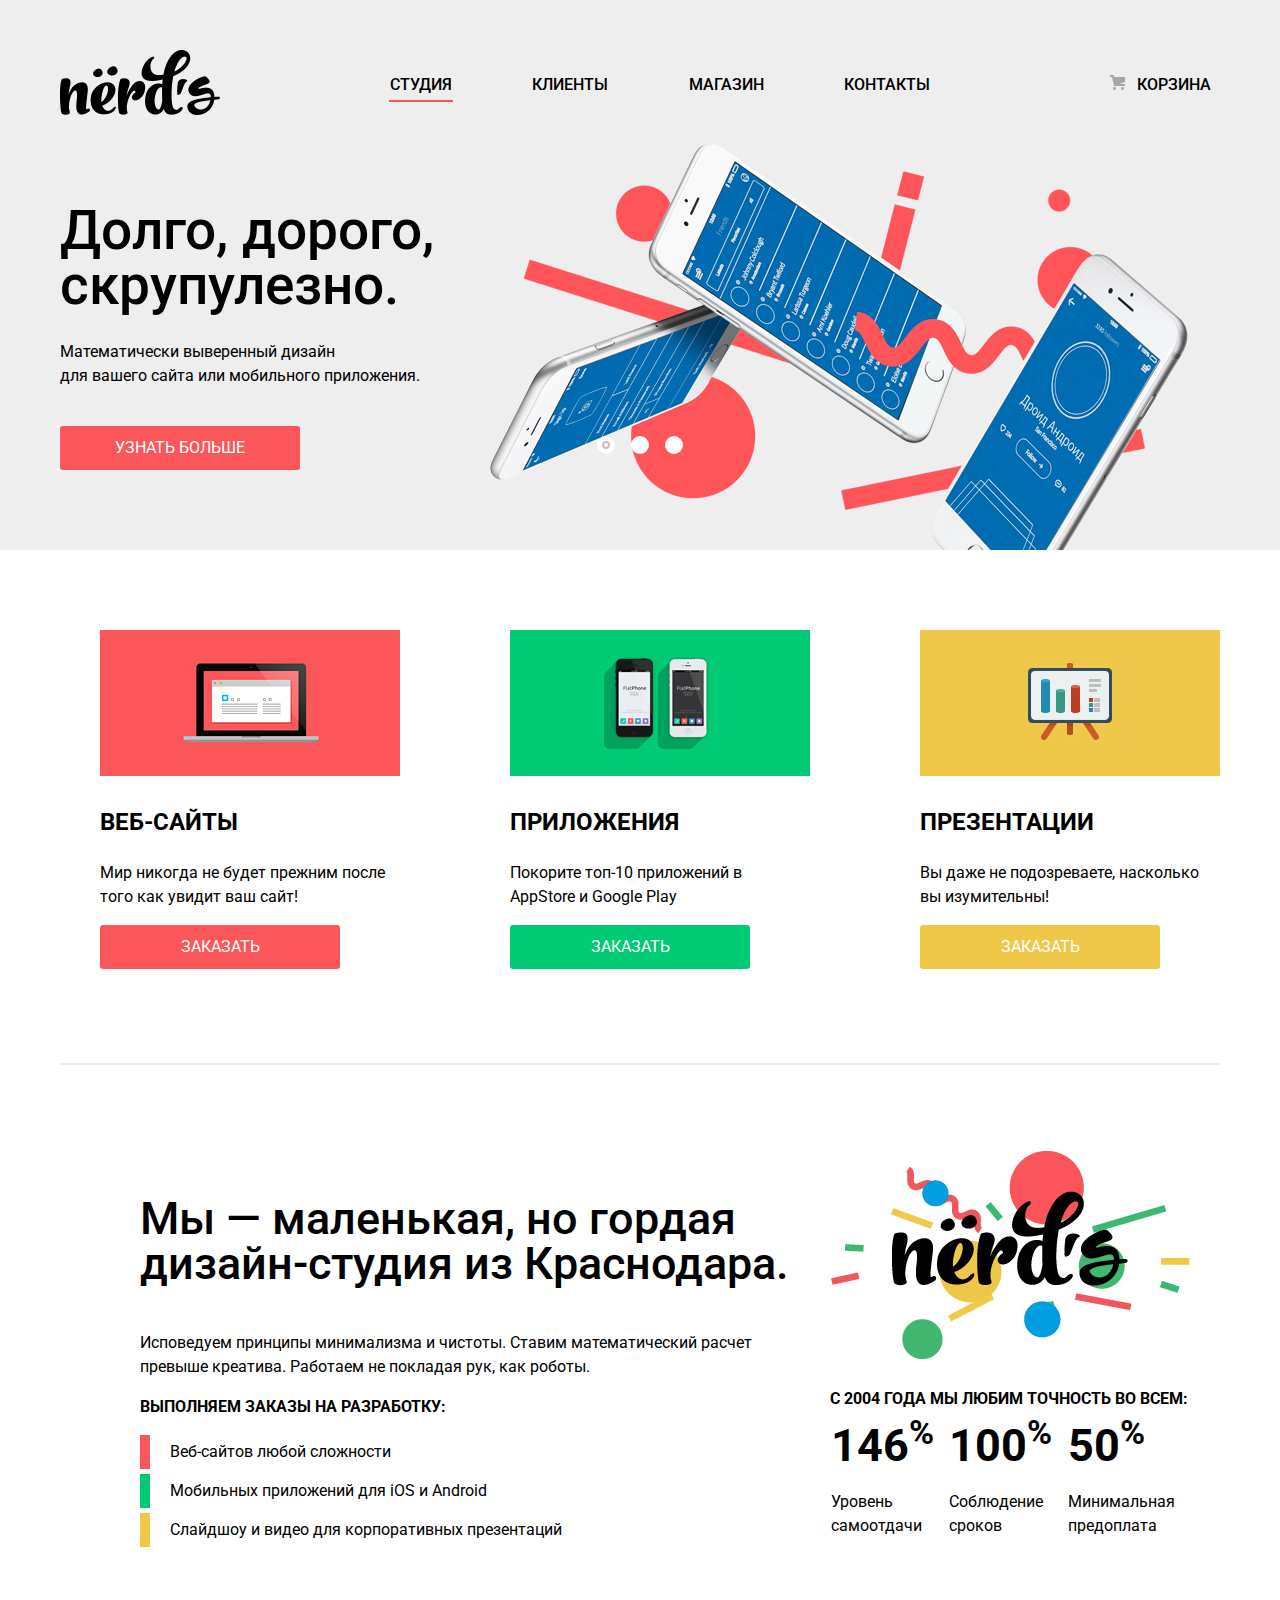
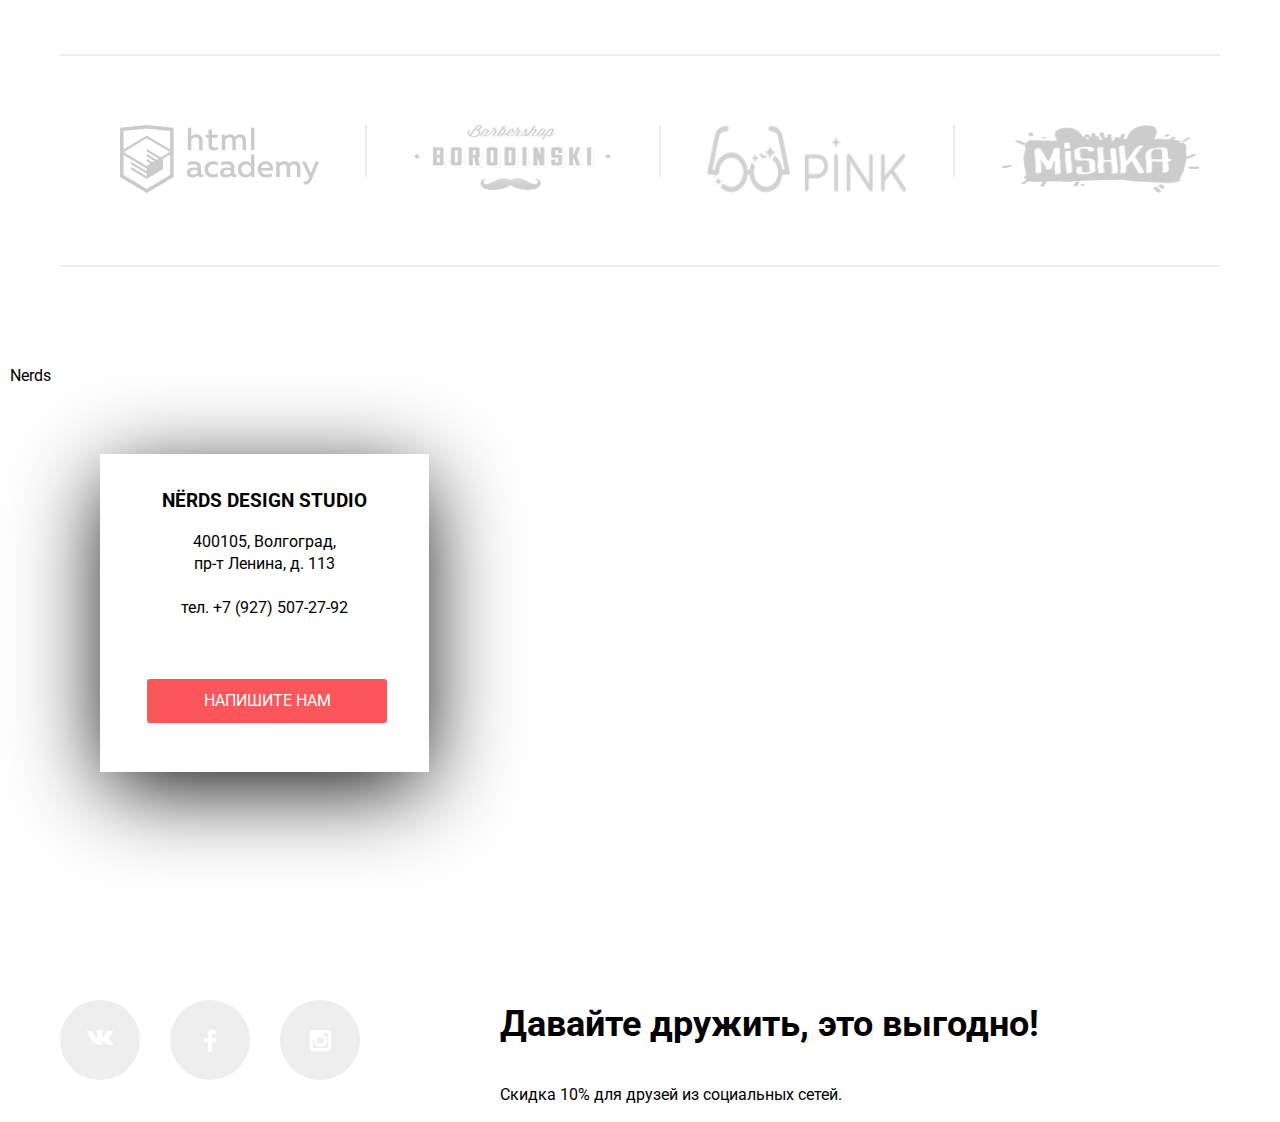
<file: index.html>
<!DOCTYPE html>
<html lang="ru">
	<head>
		<meta charset="utf-8">
		<meta name="viewport" content="width=device-width,initial-scale=1">
		<title>web-студия Nerds</title>
		<link href="https://fonts.googleapis.com/css?family=Roboto:400,500&amp;subset=cyrillic" rel="stylesheet">
		<link href="css/normalize.css" rel="stylesheet">
		<link href="css/styles.css" rel="stylesheet">
		<link rel="shortcut icon" href="img/favicon.ico" type="image/x-icon">
		<script type="text/javascript" src="http://maps.google.com/maps/api/js?sensor=false"></script>
	</head>
	<body>
		<header class="main-header">
			<nav class="main-navigation">
				<div class="main-navigation-wrapper">
					<div class="container">
						<a class="main-header-logo" href="#">
							<img src="img/nerds-logo.png" width="160" height="65" alt="Логотип Nerds">
						</a>
						<ul class="site-navigation">
							<li class="site-navigation-current"><a>Студия</a></li>
							<li><a href="#">Клиенты</a></li>
							<li><a href="shop.html">Магазин</a></li>
							<li><a href="#">Контакты</a></li>
						</ul>
						<ul class="user-navigation">
							<li class="cart-link">
								<a class="cart-link" href="#"><img src="img/cart-icon.png" alt="">&nbsp&nbsp&nbspКорзина</a>
							</li>
						</ul>
					</div>
				</div>
			</nav>
		</header>
		<section class="slider">
			<div class="container">
				<h2 class="visually-hidden">Преимущества</h2>
				<input class="visually-hidden" type="radio" id="product-1" name="toggle" checked>
				<input class="visually-hidden" type="radio" id="product-2" name="toggle">
				<input class="visually-hidden" type="radio" id="product-3" name="toggle">
				<div class="slider-controls">
					<label class="slider-controls-item slider-controls-item--1" for="product-1">Первый</label>
					<label class="slider-controls-item slider-controls-item--2" for="product-2">Второй</label>
					<label class="slider-controls-item slider-controls-item--3" for="product-3">Третий</label>
				</div>
				<ul class="slider-list">
					<li class="slider-item">
						<h3>Долго, дорого,<br> скрупулезно.</h3>
						<p>Математически выверенный дизайн<br> для вашего сайта или мобильного приложения.</p>
						<a class="slider-item-button button" href="#">Узнать больше</a>
					</li>
					<li class="slider-item">
						<h3>Любим математику как никто другой</h3>
						<p>Никакого креатива, только математические формулы для расчета идеальных пропорций.</p>
						<a class="slider-item-button button" href="#">Узнать больше</a>
					</li>
					<li class="slider-item">
						<h3>Только ночь,<br> только хардкор</h3>
						<p>Работать днем, как все? Мы против этого.<br> Ближе к полуночи работа только начинается.</p>
						<a class="slider-item-button button" href="#">Узнать больше</a>
					</li>
				</ul>
			</div>
		</section>
		<main class="container">
			<h1 class="visually-hidden">web-студия Nerds</h1>
			<section class="service">
				<h2 class="visually-hidden">Услуги</h2>
				<ul class="service-list">
					<li class="service-item">
						<img src="img/illustration-1.png" width="300" height="146" alt="">
						<h3>ВЕБ-САЙТЫ</h3>
						<p>Мир никогда не будет прежним после того как увидит ваш сайт!</p>
						<a class="button" href="#">Заказать</a>
					</li>
					<li class="service-item">
						<img src="img/illustration-2.png" width="300" height="146" alt="">
						<h3>ПРИЛОЖЕНИЯ</h3>
						<p>Покорите топ-10 приложений в AppStore и Google Play</p>
						<a class="button button-green" href="#">Заказать</a>
					</li>
					<li class="service-item">
						<img src="img/illustration-3.png" width="300" height="146" alt="">
						<h3>ПРЕЗЕНТАЦИИ</h3>
						<p>Вы даже не подозреваете, насколько вы изумительны!</p>
						<a class="button button-yellow" href="#">Заказать</a>
					</li>
				</ul>
			</section>
			<div class="separate">
				<img src="img/divide.png" width="100%" alt="">
			</div>
			<section class="achievements">
				<div class="work">
					<h2 class="visually-hidden">Достижения</h2>
					<h3>Мы — маленькая, но гордая дизайн-студия из Краснодара.</h3>
					<p>Исповедуем принципы минимализма и чистоты. 
					Ставим математический расчет превыше креатива. 
					Работаем не покладая рук, как роботы.</p>
					<p class="bold">ВЫПОЛНЯЕМ ЗАКАЗЫ НА РАЗРАБОТКУ:</p>
					<ul class="working">
						<li>Веб-сайтов любой сложности</li>
						<li>Мобильных приложений для iOS и Android</li>
						<li>Слайдшоу и видео для корпоративных презентаций</li>
					</ul>
				</div>
				<div class="statistics">
					<img src="img/nerds-illustration.png" width="360" height="208" alt="Логотип Nerds">
					<h4>С 2004 ГОДА МЫ ЛЮБИМ ТОЧНОСТЬ ВО ВСЕМ:</h4>
					<table class="rate">
						<tr class="percent">
							<td>146<sup>%</sup></td>
							<td>100<sup>%</sup></td>
							<td>50<sup>%</sup></td>
						</tr>
						<tr>
							<td>Уровень<br> самоотдачи</td>
							<td>Соблюдение<br> сроков</td>
							<td>Минимальная<br> предоплата</td>
						</tr>
					</table>
				</div>
			</section>
			<div class="separate">
				<img src="img/divide.png" width="100%" alt="">
			</div>
			<section class="examples">
				<h2 class="visually-hidden">Примеры работ</h2>
				<ul class="projects">
					<li><a href="#"><img src="img/logo-1.png" width="199" height="68" class="semi" alt="Пример сайта html-acadyme"></a></li>
					<li><img src="img/div.png" alt=""></li>
					<li><a href="https://nabegopg.github.io/"><img src="img/logo-2.png" width="199" height="68" class="semi" alt="Пример сайта barbershop"></a></li>
					<li><img src="img/div.png" alt=""></li>
					<li><a href="#"><img src="img/logo-3.png" width="199" height="68" class="semi" alt="Пример сайта pink"></a></li>
					<li><img src="img/div.png" alt=""></li>
					<li><a href="#"><img src="img/logo-4.png" width="199" height="68" class="semi" alt="Пример сайта mishka"></a></li>
				</ul>
			</section>
			<div class="separate">
				<img src="img/divide.png" width="100%" alt="">
			</div>
		</main>
		<footer class="main-footer">
			<div class="map-contacts">
				<div class="map" id="makemap_canvas">Nerds</div>
				<section class="contacts">
					<h2 class="visually-hidden">Контактная информация</h2>
					<h3>NЁRDS DESIGN STUDIO</h3>
					<p>
						400105, Волгоград,<br>
						пр-т Ленина, д. 113<br><br>
						тел. +7 (927) 507-27-92
					</p>
					<a class="button open-form" href="#">НАПИШИТЕ НАМ</a>
				</section>
			</div>
			<div class="container">
				<div class="footer-social">
					<ul>
						<li>
							<a href="#">
								<div class="zhernovnikov">
									<img src="img/vk-icon.png" alt="vk">
								</div>
							</a>
						</li>
						<li>
							<a href="#">
								<div class="zhernovnikov">
									<img src="img/fb-icon.png" alt="vk">
								</div>
							</a>
						</li>
						<li>
							<a href="#">
								<div class="zhernovnikov">
									<img src="img/insta-icon.png" alt="vk">
								</div>
							</a>
						</li>
					</ul>
				</div>
				<div class="sale">
					<h4>Давайте дружить, это выгодно!</h3>
					<p>Скидка 10% для друзей из социальных сетей.</p>
				</div>
			</div>
		</footer>
			<section class="modal modal-form">
				<div class="modal-feedback">
					<h2>Напишите нам</h2>
					<form class="feedback-form" action="https://echo.htmlacademy.ru" method="post">
						<p class="feedback-item">
							<label for="feedback-name">Ваше имя:</label><br>
							<input id="feedback-name" type="text" name="name" value="" placeholder="Имя Фамилия">
						</p>
						<p class="feedback-item">
							<label for="feedback-mail">Ваш e-mail:</label><br>
							<input id="feedback-mail" type="text" name="mail" value="" placeholder="email@example.com">
						</p>
						<p class="feedback-item">
							<label for="feedback-text">Текст письма:</label><br>
							<textarea id="feedback-text" name="text" placeholder="В свободной форме"></textarea>
						</p>
						<button class="button" type="submit">Отправить</button>
					</form>
					<button class="modal-close" id="modal_close" type="button">Х</button>
				</div>
			</section>
			<div class="overlay"></div><!-- Пoдлoжкa -->
		<script src="scripts.js"></script>
	</body>
</html>
</file>
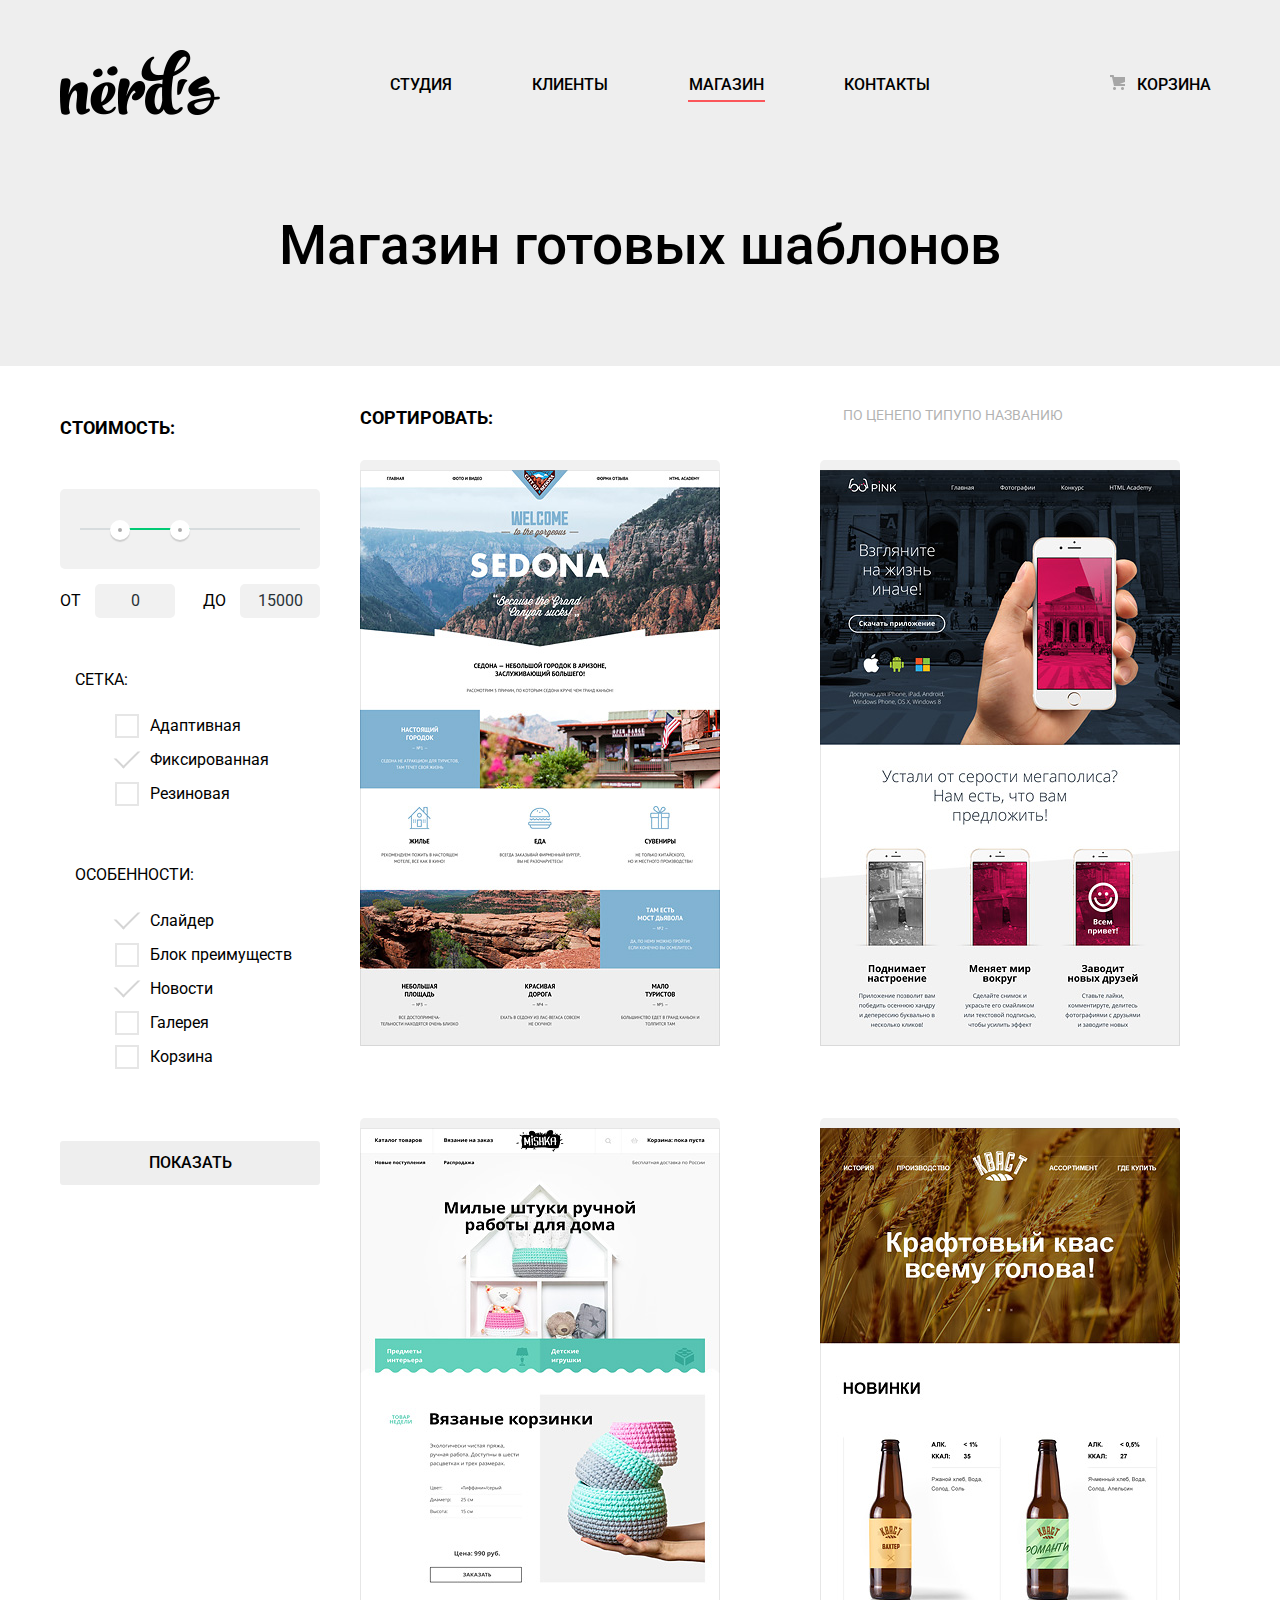
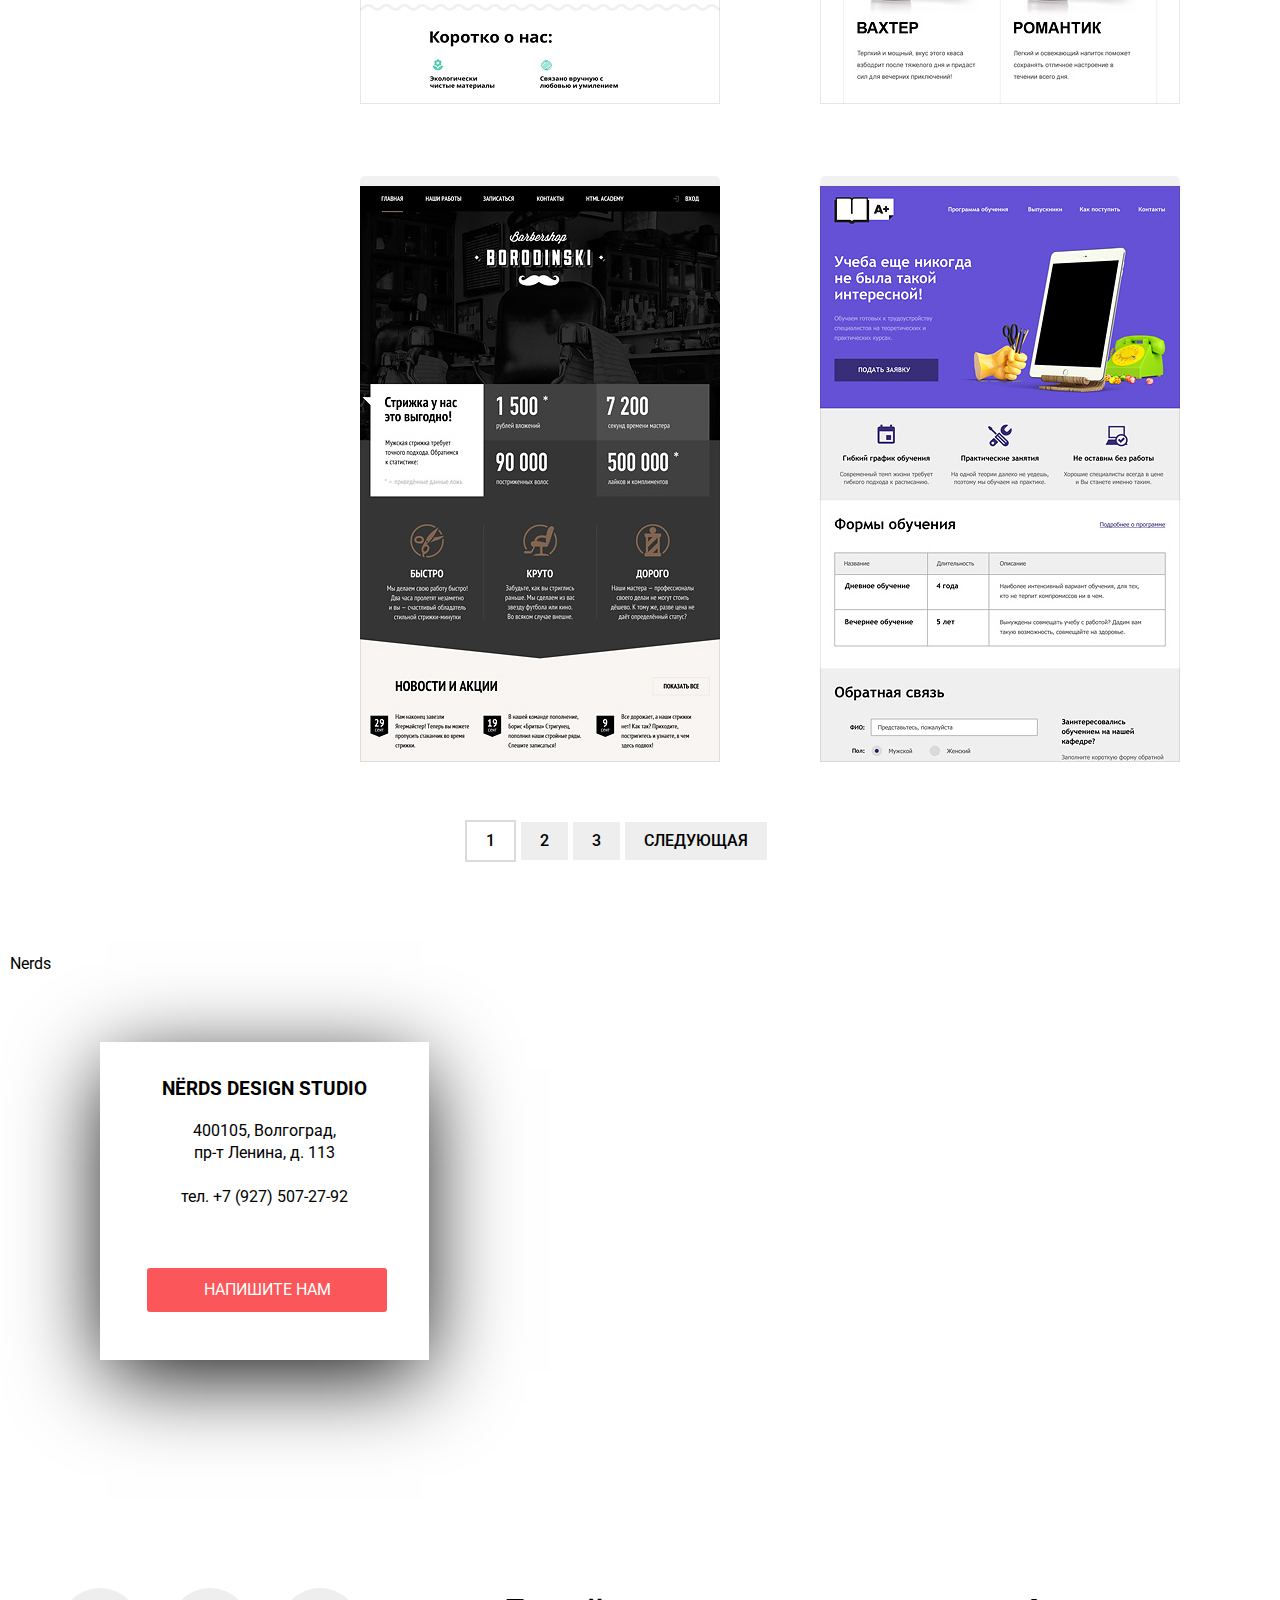
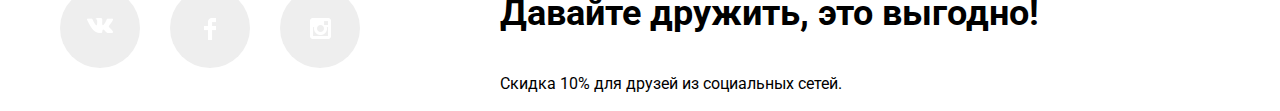
<file: shop.html>
<!DOCTYPE html>
<html lang="ru">
	<head>
		<meta charset="utf-8">
		<meta name="viewport" content="width=device-width,initial-scale=1">
		<title>Магазин</title>
		<link href="https://fonts.googleapis.com/css?family=Roboto:400,500,700" rel="stylesheet">
		<link href="css/normalize.css" rel="stylesheet">
		<link href="css/styles.css" rel="stylesheet">
		<link rel="shortcut icon" href="img/favicon.ico" type="image/x-icon">
		<script type="text/javascript" src="http://maps.google.com/maps/api/js?sensor=false"></script>
	</head>
	<body>
		<header class="main-header">
			<nav class="main-navigation">
				<div class="main-navigation-wrapper">
					<div class="container">
						<a class="main-header-logo" href="index.html">
							<img src="img/nerds-logo.png" width="160" height="65" alt="Логотип Nerds">
						</a>
						<ul class="site-navigation">
							<li><a href="index.html">Студия</a></li>
							<li><a href="#">Клиенты</a></li>
							<li class="site-navigation-current"><a>Магазин</a></li>
							<li><a href="#">Контакты</a></li>
						</ul>
						<ul class="user-navigation">
							<li class="cart-link">
								<a class="cart-link" href="#"><img src="img/cart-icon.png" alt="">&nbsp&nbsp&nbspКорзина</a>
							</li>
						</ul>
					</div>
				</div>
			</nav>
		</header>
		<div class="page-title-container">
			<h1 class="page-title">Магазин готовых шаблонов</h1>
		</div>
		<main class="container">
			<div class="main-container">
				<section class="filtres">
					<h2 class="visually-hidden">Фильтр товаров</h2>
					<form class="filter" method="get" action="#">
						<fieldset class="filter-item">
							<legend>Стоимость:</legend>
							<div class="range-filter">
								<div class="range-controls">
									<div class="scale">
										<div class="bar" style="margin-left: 20%; width: 30%"></div>
									</div>
									<div class="toggle toggle-min"></div>
									<div class="toggle toggle-max"></div>
								</div>
								<div class="price-controls">
									<label class="min-price">от <input name="min-price" type="text" value="0"></label>
									<label class="max-price">до <input name="max-price" type="text" value="15000"></label>
								</div>
							</div>
						</fieldset>
						<fieldset class="fieldset-border">
							<legend>СЕТКА:</legend> 
							<ul>
								<li class="filter-option">
									<input class="filter-input filter-input-radio" type="radio" name="grid-group" value="adaptive" id="filter-adaptive">
									<label for="filter-adaptive">
										Адаптивная
									</label>
								</li>
								<li class="filter-option">
									<input class="filter-input filter-input-radio" type="radio" name="grid-group" value="fixed" id="filter-fixed" checked>
									<label for="filter-fixed">
										Фиксированная
									</label>
								</li>
								<li class="filter-option">
									<input class="filter-input filter-input-radio" type="radio" name="grid-group" value="rubber" id="filter-rubber">
									<label for="filter-rubber">
										Резиновая
									</label>
								</li>
						</fieldset>
						<fieldset class="fieldset-border">
							<legend>ОСОБЕННОСТИ:</legend>
							<ul>
								<li class="filter-option">
									<input class="filter-input filter-input-checkbox" type="checkbox" name="box-slaider" id="filter-slider" checked>
									<label for="filter-slider">Слайдер</label>
								</li>
								<li class="filter-option">
									<input class="filter-input filter-input-checkbox" type="checkbox" name="box-advantages" id="filter-advantages">
									<label for="filter-advantages">Блок преимуществ</label>
								</li>
								<li class="filter-option">
									<input class="filter-input filter-input-checkbox" type="checkbox" name="box-news" id="filter-news" checked>
									<label for="filter-news">Новости</label>
								</li>
								<li class="filter-option">
									<input class="filter-input filter-input-checkbox" type="checkbox" name="box-gallery" id="filter-gallery">
									<label for="filter-gallery">Галерея</label>
								</li>
								<li class="filter-option">
									<input class="filter-input filter-input-checkbox" type="checkbox" name="box-cart" id="filter-cart">
									<label for="filter-cart">Корзина</label>
								</li>
							</ul>
						</fieldset>
						<button type="submit" class="button filter-button">Показать</button>
					</form>
				</section>
				<section class="catalog">
					<legend class="legend1">
						<ul>Сортировать:
							<li class="sort"><a href="#">По цене</a></li>
							<li class="sort"><a href="#">По типу</a></li>
							<li class="sort"><a href="#">По названию</a></li>
						</ul>
					</legend>
					<h2 class="visually-hidden">Список сайтов</h2>
					<div class="container1">
						<div class="product-inner">
							<div class="product-wrap">
								<img src="img/catalog/img-sedona.png" alt="sedona - информационный сайт для туристов">
								<div class="actions">
									<div class="catalog-item-price">
										<h3>SEDONA</h3>
										<p>Информационный сайт<br> для туристов</p>
										<a class="button" href="#">9 900 РУБ.</a>
									</div>
								</div>
							</div>
						</div>
						<div class="product-inner">
							<div class="product-wrap">
								<img src="img/catalog/img-pink.png" alt="pink - Продуктовый лендинг приложения для iOS и Android">
								<div class="actions">
									<div class="catalog-item-price">
										<h3>PINK APP</h3>
										<p>Продуктовый лендинг<br> приложения для iOS и Android</p>
										<a class="button" href="#">9 900 РУБ.</a>
									</div>
								</div>
							</div>
						</div>
						<div class="product-inner">
							<div class="product-wrap">
								<img src="img/catalog/img-mishka.png" alt="Мишка">
								<div class="actions">
									<div class="catalog-item-price">
										<h3>MISHKA</h3>
										<p>Описание</p>
										<a class="button" href="#">9 900 РУБ.</a>
									</div>
								</div>
							</div>
						</div>
						<div class="product-inner">
							<div class="product-wrap">
								<img src="img/catalog/img-kvast.png" alt="kvas">
								<div class="actions">
									<div class="catalog-item-price">
										<h3>КВАС</h3>
										<p>Описание</p>
										<a class="button" href="#">9 900 РУБ.</a>
									</div>
								</div>
							</div>
						</div>
						<div class="product-inner">
							<div class="product-wrap">
								<img src="img/catalog/img-barbershop.png" alt="квас">
								<div class="actions">
									<div class="catalog-item-price">
										<h3>Барбершоп</h3>
										<p>Описание</p>
										<a class="button" href="#">9 900 РУБ.</a>
									</div>
								</div>
							</div>
						</div>
						<div class="product-inner">
							<div class="product-wrap">
								<img src="img/catalog/img-aplus.png" alt="квас">
								<div class="actions">
									<div class="catalog-item-price">
										<h3>Аплус</h3>
										<p>Описание</p>
										<a class="button" href="#">9 900 РУБ.</a>
									</div>
								</div>
							</div>
						</div>
					</div>
				</section>
			</div>
			<ul class="pagination-list">
				<li class="pagination-item pagination-item-current"><a>1</a></li>
				<li class="pagination-item"><a href="#">2</a></li>
				<li class="pagination-item"><a href="#">3</a></li>
				<li class="pagination-item"><a href="#">СЛЕДУЮЩАЯ</a></li>
			</ul>
		</main>
		<footer class="main-footer">
			<div class="map-contacts">
				<div class="map" id="makemap_canvas">Nerds</div>
				<section class="contacts">
					<h2 class="visually-hidden">Контактная информация</h2>
					<h3>NЁRDS DESIGN STUDIO</h3>
					<p>
						400105, Волгоград,<br>
						пр-т Ленина, д. 113<br><br>
						тел. +7 (927) 507-27-92
					</p>
					<a class="button open-form" href="#">НАПИШИТЕ НАМ</a>
				</section>
			</div>
			<div class="container">
				<div class="footer-social">
					<ul>
						<li>
							<a href="#">
								<div class="zhernovnikov">
									<img src="img/vk-icon.png" alt="vk">
								</div>
							</a>
						</li>
						<li>
							<a href="#">
								<div class="zhernovnikov">
									<img src="img/fb-icon.png" alt="vk">
								</div>
							</a>
						</li>
						<li>
							<a href="#">
								<div class="zhernovnikov">
									<img src="img/insta-icon.png" alt="vk">
								</div>
							</a>
						</li>
					</ul>
				</div>
				<div class="sale">
					<h4>Давайте дружить, это выгодно!</h3>
					<p>Скидка 10% для друзей из социальных сетей.</p>
				</div>
			</div>
		</footer>
		<section class="modal modal-form">
			<div class="modal-feedback">
				<h2>Напишите нам</h2>
				<form class="feedback-form" action="#" method="post">
					<p class="feedback-item">
						<label for="feedback-name">Ваше имя:</label><br>
						<input id="feedback-name" type="text" name="name" value="" placeholder="Имя Фамилия" required>
					</p>
					<p class="feedback-item">
						<label for="feedback-mail">Ваш e-mail:</label><br>
						<input id="feedback-mail" type="text" name="mail" value="" placeholder="email@example.com" required>
					</p>
					<p class="feedback-item">
						<label for="feedback-text">Текст письма:</label><br>
						<input id="feedback-text" type="text" name="text" value="" placeholder="В свободной форме" required>
					</p>
					<button class="button" type="submit">Отправить</button>
				</form>
				<button class="modal-close" id="modal_close" type="button">Х</button>
			</div>
		</section>
			<div class="overlay"></div><!-- Пoдлoжкa -->	
		<script src="scripts.js"></script>
	</body>
</html>
</file>
<file: css/styles.css>
body {
  margin: 0;
  padding: 0;
  min-width: 1200px;

  font-family: Roboto, Arial, sans-serif;
  font-size: 16px;
  line-height: 24px;
  font-weight: 400;
  color: #000000;
  
  background-color: #ffffff;
  background-image: url("../img/white_back.png");
  background-position: top center;
  background-repeat: no-repeat;
}

a {
	text-decoration: none;
}

.visually-hidden {
	display: none;
	position: absolute;
  width: 1px;
  height: 1px;
  clip: rect(0, 0, 0, 0);
}

.main-header {
  background-color: #eeeeee;
}

.main-header-logo:hover,
.main-header-logo:focus {
	opacity: 0.7;
}

.main-header-logo:active {
	opacity: 0.3;
}

.slider {
  position: relative;
  
  background-color: #eeeeee;
}

.slider {
  position: relative;
  
  background-color: #eeeeee;
}

.slider-controls {
  position: absolute;
  left: 50%;
  bottom: 104px;
  z-index: 100;
  
  width: 160px;
  height: 18px;

  text-align: center;
  font-size: 0;
  transform: translateX(-50%);
}

.slider-controls label {
  position: relative;
  
  display: inline-block;
  width: 18px;
  height: 18px;
  padding: 8px;
  
  border-radius: 50%;
  cursor: pointer;
}

.slider-controls label::after {
  content: "";
  
  position: absolute;
  top: 8px;
  left: 8px;
  z-index: 1;
  
  width: 18px;
  height: 18px;
  
  background: #ffffff;
  
  border-radius: 50%;
}

.slider-list {
  margin: 0;
  padding: 0;
  
  list-style: none;
}

.slider-item {
  display: none;
  padding: 78px 0 80px 0;
}

.slider-item:nth-child(1) {
  background-image: url("../img/slide1.png");
  background-repeat: no-repeat;
  background-position: 93% 18px;
}

.slider-item:nth-child(2) {
  background-image: url("../img/slide2.png");
  background-repeat: no-repeat;
  background-position: 100% 0;
}

.slider-item:nth-child(3) {
  background-image: url("../img/slide3.png");
  background-repeat: no-repeat;
  background-position: 100% 20px;
}

#product-1:checked ~ .slider-list .slider-item:nth-child(1) {
  display: block;
}

#product-2:checked ~ .slider-list .slider-item:nth-child(2) {
  display: block;
}

#product-3:checked ~ .slider-list .slider-item:nth-child(3) {
  display: block;
}

#product-1:checked ~ .slider-controls .slider-controls-item--1::before,
#product-2:checked ~ .slider-controls .slider-controls-item--2::before,
#product-3:checked ~ .slider-controls .slider-controls-item--3::before {
  content: "";
  position: absolute;
  left: 50%;
  top: 50%;
  z-index: 2;
  width: 4px;
  height: 4px;
  margin: -4px;
  background-color: inherit;
  border: 2px solid #c1c1c1;
  border-radius: 50%;
}

.slider-item h3 {
  max-width: 600px;
  margin: 0;
  margin-bottom: 27px;
  
  font-size: 55px;
  line-height: 55px;
  font-weight: 500;
}

.slider-item p {
  max-width: 430px;
  margin: 0;
  margin-bottom: 38px;
}

.button {
  display: block;
  width: 240px;
  padding: 13px 0;
  
  font-size: 16px;
  line-height: 18px;
  color: #ffffff;
  text-transform: uppercase;
  text-align: center;
  text-decoration: none;
  
  background-color: #fb565a;
  border-radius: 3px;
  border: none;
  outline: none;
}

.button:hover,
.button:focus {
  background-color: #e74246;
}

.button:active {
  color: rgba(255, 255, 255, 0.3);
  
  background-color: #d7373b;
  box-shadow: 0 3px rgba(0, 0, 0, 0.1) inset;
}

.button-green {
	background-color: #00ca74;
  border-radius: 3px;
  border: none;
}
.button-green:hover,
.button-green:focus {
  background-color: #00bc6c;
}

.button-green:active {
  color: rgba(255, 255, 255, 0.3);
  
  background-color: #00aa62;
  box-shadow: 0 3px rgba(0, 0, 0, 0.1) inset;
}

.button-yellow {
	background-color: #efc84a;
  border-radius: 3px;
  border: none;
}

.button-yellow:hover,
.button-yellow:focus {
  background-color: #eab534;
}

.button-yellow:active {
  color: rgba(255, 255, 255, 0.3);
  
  background-color: #e5a722;
  box-shadow: 0 3px rgba(0, 0, 0, 0.1) inset;
}

.main-navigation {
	margin: 0;
	padding: 0;
	font-size: 16px;
	font-weight: 500;
	line-height: 30px;
	text-transform: uppercase;
	color: #000000;
	background-color: #eeeeee;
	
	display: flex;
	flex-direction: column;
	align-items: center;
	min-height: 10px;
}

.main-navigation-wrapper {
  width: 100%;
}

.main-navigation-wrapper .container {
  display: flex;
  justify-content: space-between;
  margin-top: 50px;
}

.container {
	width: 1200px;
  margin: 0 auto;
  padding: 0 20px;
  box-sizing: border-box;
}

.site-navigation {
	font-size: 16px;
	font-weight: 500;
	line-height: 30px;
	text-transform: uppercase;
	width: 540px;
	margin: 0;
	padding: 0;
	padding-top: 20px;
	list-style: none;
	display: flex;
	justify-content: space-between;
	
	max-height: 32px;
}

.site-navigation-current {
  position: relative;
}

.site-navigation-current::after {
    content: "";
    position: absolute;
    right: -1px;
    bottom: 0;
    left: -1px;
    height: 2px;
    background-color: #fb565a;
}

.user-navigation {
	display: block;
	width: 120px;
	margin: 0;
	padding: 0;
	text-align: center;
	vertical-align: bottom;
	padding-top: 20px;
	max-height: 32px;
}

.site-navigation,
.user-navigation {
  list-style: none;
}

.site-navigation a,
.user-navigation a {
  color: #000000;
}

.site-navigation a:hover,
.site-navigation a:focus,
.user-navigation a:hover,
.user-navigation a:focus {
  color: #fb565a;
}

.service {
	margin-top: 80px;
	margin-bottom: 79px;
}

.service-list {
	display: flex;
	justify-content: space-between;
  list-style: none;
}

.service-item {
	width: 300px;
}

.service-item h3 {
  font-size: 24px;
  font-weight: 700;
  line-height: 30px;
  text-transform: uppercase;
}

.achievements {
	display: flex;
	justify-content: space-between;
	padding-left: 80px;
	padding-right: 250px;
	margin-top: 79px;
	margin-bottom: 70px;
}

.work {
	margin-right: 40px;
	min-width: 650px;
}

.statistics {	
	width: 360px;
}

.examples {
	margin-top: 62px;
	margin-bottom: 50px;
}

.projects {
	display: flex;
	justify-content: space-between;
	margin: 0 20px;
}

.projects li {
	margin: 0;
	
}

table {
	border-collapse: collapse;
	
	padding-top: 20px;
	width: 100%;
	min-height: 136px;
}

.percent {
	font-size: 45px;
	font-weight: 700;
	line-height: 10.06px;
}

.achievements h3 {
	font-size: 45px;
	font-weight: 500;
	line-height: 45px;
}
.achievements h4 {
	font-size: 16px;
	font-weight: 700;
	line-height: 24px;
	text-transform: uppercase;
}

.bold {
	font-size: 16px;
	font-weight: 400;
	line-height: 24px;
	font-weight: 700;
	text-transform: uppercase;
}

.working {
	list-style: none;
	padding: 0;
}

.working li {
	padding: 5px 20px;
	margin-bottom: 5px;
	border-left: 10px solid #fb565a;
}
.working li:nth-child(2){border-color: #00ca74;}
.working li:nth-child(3){border-color: #efc84a;}



.projects {
	list-style: none;
}

.semi {
	opacity: 0.2;
}

.semi:hover,
.semi:focus {
	opacity: 1;
}

.semi:active {
	opacity: 0.1;
}

.map-contacts {
	position: relative;
}

.map {
	height: 516px;
	padding: 10px;
}

.contacts {
	position: absolute;
	padding: 5px;
	top:  100px;
	left: 100px;
	
	text-align: center;
	width: 319px;
	height: 308px;
	background-color: #ffffff;
	
	box-shadow: 0px 19px 86px -7px #000000;
}

.contacts h3 {
	margin-top: 30px;
}

.contacts a {
	margin-left: 42px;
	margin-top: 60px;
	display: block;
	text-align: center;
}

.main-footer {
	margin-top: 80px;
}

.main-footer h4 {
	font-size: 36px;
	font-weight: 700;
}

.main-footer p {
	font-size: 16px;
	font-weight: 400;
	line-height: 22px;
}

.modal-feedback h2 {
	font-size: 45px;
	font-weight: 500;
	line-height: 45px;
}

.footer-social {
	text-align: center;
	width: 300px;
	margin-right: 140px;
}

.footer-social ul {
	padding: 0;
	margin: 0;
	padding-top: 110px;
	display: flex;
	justify-content: space-between;
}

.social-button {
	display: block;
	width: 79px;
	min-height: 72px;
	padding-top: 27px;
	background-image: url("../img/Shape.png");
	background-position: top center;
	background-repeat: no-repeat;
}

.social-button:hover,
.social-button:focus {
	display: block;
	width: 79px;
	min-height: 72px;
	padding-top: 27px;
	background-image: url("../img/Shape2.png");
	background-position: top center;
	background-repeat: no-repeat;
}

.social-button:active {
	display: block;
	width: 79px;
	min-height: 72px;
	padding-top: 27px;
	background-image: url("../img/Shape3.png");
	background-position: top center;
	background-repeat: no-repeat;
}

.social-active:focus {
	opacity: 0.1;
	/* ���-�� ��� �� ���������� */
}

.sale {
	margin-top: 75px;
	width: 550px;
}

.main-footer .container {
	display: flex;
}

.footer-social ul {
	list-style: none; 
}

.feedback-form {
	margin: 0;
	display: block;
}

.feedback-item {
	width: 330px;
	display: inline-block;
}

.feedback-item:first-child {
	margin-right: 67px;
}

.feedback-item:last-child {
	width: 760px;
}

.modal .button {
	margin-top: 50px;
}

#feedback-name {
	width: 360px;
	height: 50px;
	padding-left: 10px;
	opacity: 0.5;
	color: #444444;
	border-radius: 3px;
	border: 2px solid #d7dcde;
	background-color: #ffffff;
}

#feedback-name:hover {
	opacity: 0.5;
	color: #444444;
	border-radius: 3px;
	border: 2px solid #b4b9bb;
	background-color: #ffffff;
}

#feedback-name:focus {
	border-radius: 3px;
	border: 2px solid #000000;
	background-color: #ffffff;
	color: #444444;
	opacity: 1;
}

#feedback-mail {
	width: 360px;
	height: 50px;
	padding-left: 10px;
	opacity: 0.5;
	color: #444444;
	border-radius: 3px;
	border: 2px solid #d7dcde;
	background-color: #ffffff;
}

#feedback-mail:hover {
	opacity: 0.5;
	color: #444444;
	border-radius: 3px;
	border: 2px solid #b4b9bb;
	background-color: #ffffff;
}

#feedback-mail:focus {
	border-radius: 3px;
	border: 2px solid #000000;
	background-color: #ffffff;
	color: #444444;
	opacity: 1;
}

#feedback-text {
	width: 760px;
	height: 118px;
	padding-left: 10px;
	padding-top: 10px;
	padding-bottom: 60px;
	opacity: 0.5;
	color: #444444;
	border-radius: 3px;
	border: 2px solid #d7dcde;
	background-color: #ffffff;
	outline: none;
	resize: none;
	overflow: auto;
}

#feedback-text:hover {
	opacity: 0.5;
	color: #444444;
	border-radius: 3px;
	border: 2px solid #b4b9bb;
	background-color: #ffffff;
}

#feedback-text:focus {
	border-radius: 3px;
	border: 2px solid #000000;
	background-color: #ffffff;
	color: #444444;
	opacity: 1;
}

input {
	outline: none;
}


/* ��������� ���� !!!!!!!!!!!!!!!!!!!!!!!!!!!!!!!!!!!!!!!!!!!!!!!!!!!!!!*/

.modal {
	background-color: white;
	width: 960px;
	min-height: 520px;
	
	position: fixed;
	display: none;
	z-index: 5;
	
	top: 33%;
	left: 33%;
	margin-top: -150px;
	margin-left: -150px;
	
	padding-top: 35px;
	padding-bottom: 45px;
	
	box-shadow: 0px 19px 86px -7px #000000;
}


.modal-feedback {
	padding: 0;
	margin: 0;
	margin-left: 97px;
	margin-right: 97px;
}

.modal-close {
	position: relative;
	cursor: pointer;
	display: block;
	
	width: 33px;
	height: 33px;
	border: 0;
	font-size: 0;
	
	top: -490px;
	left: 750px;
	background-color: #ffffff;
	outline:none;
}

.modal-show {
  display: block;
  animation: bounce 0.6s;
  animation-name:
}

.modal-close::before,
.modal-close::after {
  content: "";

  position: absolute;
  top: 14px;
  left: 2px;

  width: 29px;
  height: 3px;

  background-color: #feccce;
}

.modal-close:hover::after {
	background-color: #fb565a;
}

.modal-close:hover::before {
	background-color: #fb565a;
}

.modal-close:active::after {
	background-color: #ffeeee;
	outline:none;
}

.modal-close:active::before {
	background-color: #ffeeee;
	outline:none;
}


.modal-close::before {
  transform: rotate(45deg);
}

.modal-close::after {
  transform: rotate(-45deg);
}

.overlay {
	z-index:3;
	position:fixed; 
	background-color:#000; 
	opacity:0.8; 
	-moz-opacity:0.8; 
	filter:alpha(opacity=80);
	width:100%; 
	height:100%; 
	top:0; 
	left:0;
	cursor:pointer;
	display:none; 
}

@keyframes bounce {
  0% {
    transform: translateY(-2000px);
  }

  70% {
    transform: translateY(30px);
  }

  90% {
    transform: translateY(-10px);
  }

  100% {
    transform: translateY(0);
  }
}

/* ������� 1111111111111111111111111111111111111 */ 

.main-container {
	display: flex;
}

.filtres {
	display: flex;
	justify-content: space-between;
	
}

.catalog {
	max-width: 100%;
}

.catalog-list {
	display: flex;
	flex-wrap: wrap;
	list-style: none;
	margin-top: 49px;
}

.catalog-item {
	padding: 0;
	margin: 20px 10px;
	padding-bottom: 0;
	
	border-top: 30px solid #f1f1f1;
	border-radius: 10px;
}

.catalog-item-image {
	position: absolute;
	transition: .2s linear;
}

.pagination-list {
	display: flex;
	flex-wrap: wrap;
	padding: 0;
	width: 350px;
	margin-left: auto;
	margin-right: auto;
	list-style: none;
	align-items: center;
}

.pagination-item {
  margin-right: 5px;
}

.pagination-item:last-child {
  margin-right: 0;
}

.pagination-item a {
	display: block;
	padding: 10px 19px;
	color: #000000;
	font-size: 16px;
	font-weight: 500;
	line-height: 18px;
	background-color: #eeeeee;
}

.pagination-item a:hover,
.pagination-item a:focus
 {
  background-color: #dfdfdf;
}

.pagination-item a:active {
	background-color: #d5d5d5;
	box-shadow: inset 0 3px 0 rgba(0, 1, 1, 0.1);
	opacity: 0.3;
}

.pagination-item-current a {
	color: #000000;
	border: 2px solid #dbdbdb;
	background-color: #ffffff;
}

.pagination-item-current a:hover,
.pagination-item-current a:focus,
.pagination-item-current a:active {
	color: #000000;

	background-color: #ffffff;
}

.filter-button {
	margin-top: 45px;
	font-size: 16px;
	font-weight: 500;
	line-height: 18px;
	color: #000000;
	background-color: #eeeeee;
	width: 260px;
	outline: none;
}
.filter-button:hover,
.filter-button:focus {
	background-color: #dfdfdf;
}

.filter-button:active {
	box-shadow: inset 0 3px 0 rgba(0, 1, 1, 0.1);
	background-color: #d5d5d5;
	opacity: 0.3;
	color: #000000;
}

.page-title-container {
	width: 100%;
	min-height: 200px;
	background-color: #eeeeee;
	text-align: center;
    vertical-align:middle;
    line-height: 241px;
}

.page-title-container h1 {
	margin: 0;
	font-size: 55px;
	font-weight: 500;
	line-height: inherit;
}

.page-title {
	margin-top: 180px;
}

.filter-option {
	list-style: none;
}

.fieldset-border {
	margin-bottom: 30px;
	border: solid 1px transparent;
	border-radius: 16px;
}

.fieldset-border li {
	margin-bottom: 10px;
}

input[type="checkbox"] { 
	display: none; 
}

input[type="checkbox"] + label {
	display: block;
	position: relative;
	padding-left: 35px;
	margin-bottom: 20px;
	cursor: pointer;
	-webkit-user-select: none;
	-moz-user-select: none;
	-ms-user-select: none;
}

input[type="checkbox"] + label:last-child { margin-bottom: 0; }

input[type="checkbox"] + label:before {
  content: '';
  display: block;
  width: 20px;
  height: 20px;
  border: 2px solid #d5d5d5;
  position: absolute;
  left: 0;
  top: 0;
  opacity: .6;
  -webkit-transition: all .12s, border-color .08s;
  transition: all .12s, border-color .08s;
}

input[type="checkbox"]:checked + label:before {
  width: 10px;
  top: -5px;
  left: 5px;
  border-radius: 0;
  opacity: 1;
  border-top-color: transparent;
  border-left-color: transparent;
  -webkit-transform: rotate(45deg);
  transform: rotate(45deg);
}

input[type="radio"] { 
	display: none; 
}

input[type="radio"] + label {
	display: block;
	position: relative;
	padding-left: 35px;
	margin-bottom: 20px;
	cursor: pointer;
	-webkit-user-select: none;
	-moz-user-select: none;
	-ms-user-select: none;
}

input[type="radio"] + label:last-child { margin-bottom: 0; }

input[type="radio"] + label:before {
  content: '';
  display: block;
  width: 20px;
  height: 20px;
  border: 2px solid #d5d5d5;
  position: absolute;
  left: 0;
  top: 0;
  opacity: .6;
  -webkit-transition: all .12s, border-color .08s;
  transition: all .12s, border-color .08s;
}

input[type="radio"]:checked + label:before {
  width: 10px;
  top: -5px;
  left: 5px;
  border-radius: 0;
  opacity: 1;
  border-top-color: transparent;
  border-left-color: transparent;
  -webkit-transform: rotate(45deg);
  transform: rotate(45deg);
}

.filter-item {
  margin: 0;
  padding: 0;
  
  border: none;
  
  /* ��� ������������ */
  width: 260px;
  margin: 50px auto; 
}

.range-filter {
  width: 260px;
  margin-top: 49px;
}

.filter-item legend {
  font-size: 18px;
  line-height: 24px;
  text-transform: uppercase;
  font-weight: 700;
}

.legend1 {
	padding: 0;
	margin: 0;
	margin-top: 40px;
  font-size: 18px;
  line-height: 24px;
  text-transform: uppercase;
  font-weight: 700;
}

.legend1 ul {
	display: flex;
	justify-content: space-between;
	margin: 0;
	
	list-style: none;
}

.sort {
	display: inline-block;
	padding: 0;
	margin: 0;
	font-size: 14px;
	font-weight: 400;
	line-height: 18px;
	text-transform: uppercase;
	
}

.sort a {
	display: block;
	color: #000000;
	opacity: 0.3;
}

.sort a:hover,
.sort a:focus {
	color: #000000;
	opacity: 0.6;
}

.sort a:active {
	color: #000000;
	opacity: 1;
}

.sort:first-child {
	margin-left: 350px;
}

.sort:last-child {
	margin-right: 100px;
}

.range-controls {
  position: relative;
  
  height: 41px;
  margin-bottom: 15px;
  padding-top: 39px;
  padding-right: 20px;
  padding-left: 20px;
  
  background-color: #f1f1f1;
  
  border-radius: 5px;
}

.range-controls .scale {
  height: 2px;

  background: #d7dcde;
}

.range-controls .bar {
  width: 70%;
  height: 2px;

  background: #00ca74;
}

.range-controls .toggle {
  position: absolute;
  top: 31px;
  left: 0;
  
  width: 4px;
  height: 4px;
  padding: 0;

  border: 8px solid #ffffff;
  background-color: #ababab;
  box-shadow: 0 2px 1px 0 #cfcfcf;
  border-radius: 50%;
  cursor: pointer;
}

.range-controls .toggle-min {
  left: 50px;
}

.range-controls .toggle-max {
  left: 110px;
}

.price-controls {
  font-size: 0;
}

.price-controls label {
  display: inline-block;
  width: 50%;
  
  font-size: 16px;
  text-transform: uppercase;
}

.price-controls input {
  width: 60px;
  padding: 8px 10px;
  margin-left: 10px;
  
  font-family: Roboto, Arial, sans-serif;
  font-size: 16px;
  text-align: center;
  color: #283136;
  
  border: none;
  border-radius: 5px;
  background: #f1f1f1;
}

.max-price {
  text-align: right;
}


/* �������������������� */

.container1 {
	display: flex;
	justify-content: space-between;
	flex-wrap: wrap;
	
	width: 100%;
	min-height: 900px;
	padding: 0;
}

.product-inner {
	
  width: 360px;
  min-height: 200px;
  margin: 0;
  background: white;
  text-align: center;
  border-top: 10px solid #f1f1f1;
  border-radius: 5px;
  transition: .2s linear;
  
  margin: 0 40px;
  margin-bottom: 20px;
  margin-top: 30px;
}
.product-inner:hover {border-color: #bca480;}
.product-wrap {
  position: relative;
  overflow: hidden;
  margin-bottom: 15px;
  
}
.product-wrap img {
  width: 360px;
}
.actions {
  position: absolute;
  left: 0;
  bottom: -70%;
  width: 100%;
  background: rgba(59,62,67,0.75);
  transition: .3s linear;
}
.product-inner:hover .actions {bottom: 0;}
.actions {
  text-decoration: none;
  float: left;
  width: 33.33333333333333%;
  color: white;
  padding: 15px 0;
  transition: .2s linear;
}

.catalog-item-price {
  position: absolute;
  left: 0;
  bottom: -10%;
  width: 100%;
  background: rgba(59,62,67,0.75);
  transition: .3s linear;
}

.catalog-item-price {
  text-decoration: none;
  float: left;
  width: 360px;
  color: white;
  padding: 15px 0;
  transition: .2s linear;
}

.catalog-item-price a {
	margin-left: auto;
	margin-right: auto;
	display: block;
	text-align: center;
}

.zhernovnikov {
	width: 80px;
	height: 80px;
	background-color: #eeeeee;
	border-radius: 50%;
	text-align: center;
	transition: .3s linear;
}

.zhernovnikov img {
	padding-top: 30px;
}

.zhernovnikov:hover {
	background-color: #fb565a;
	transition: .2s linear;
}
</file>
